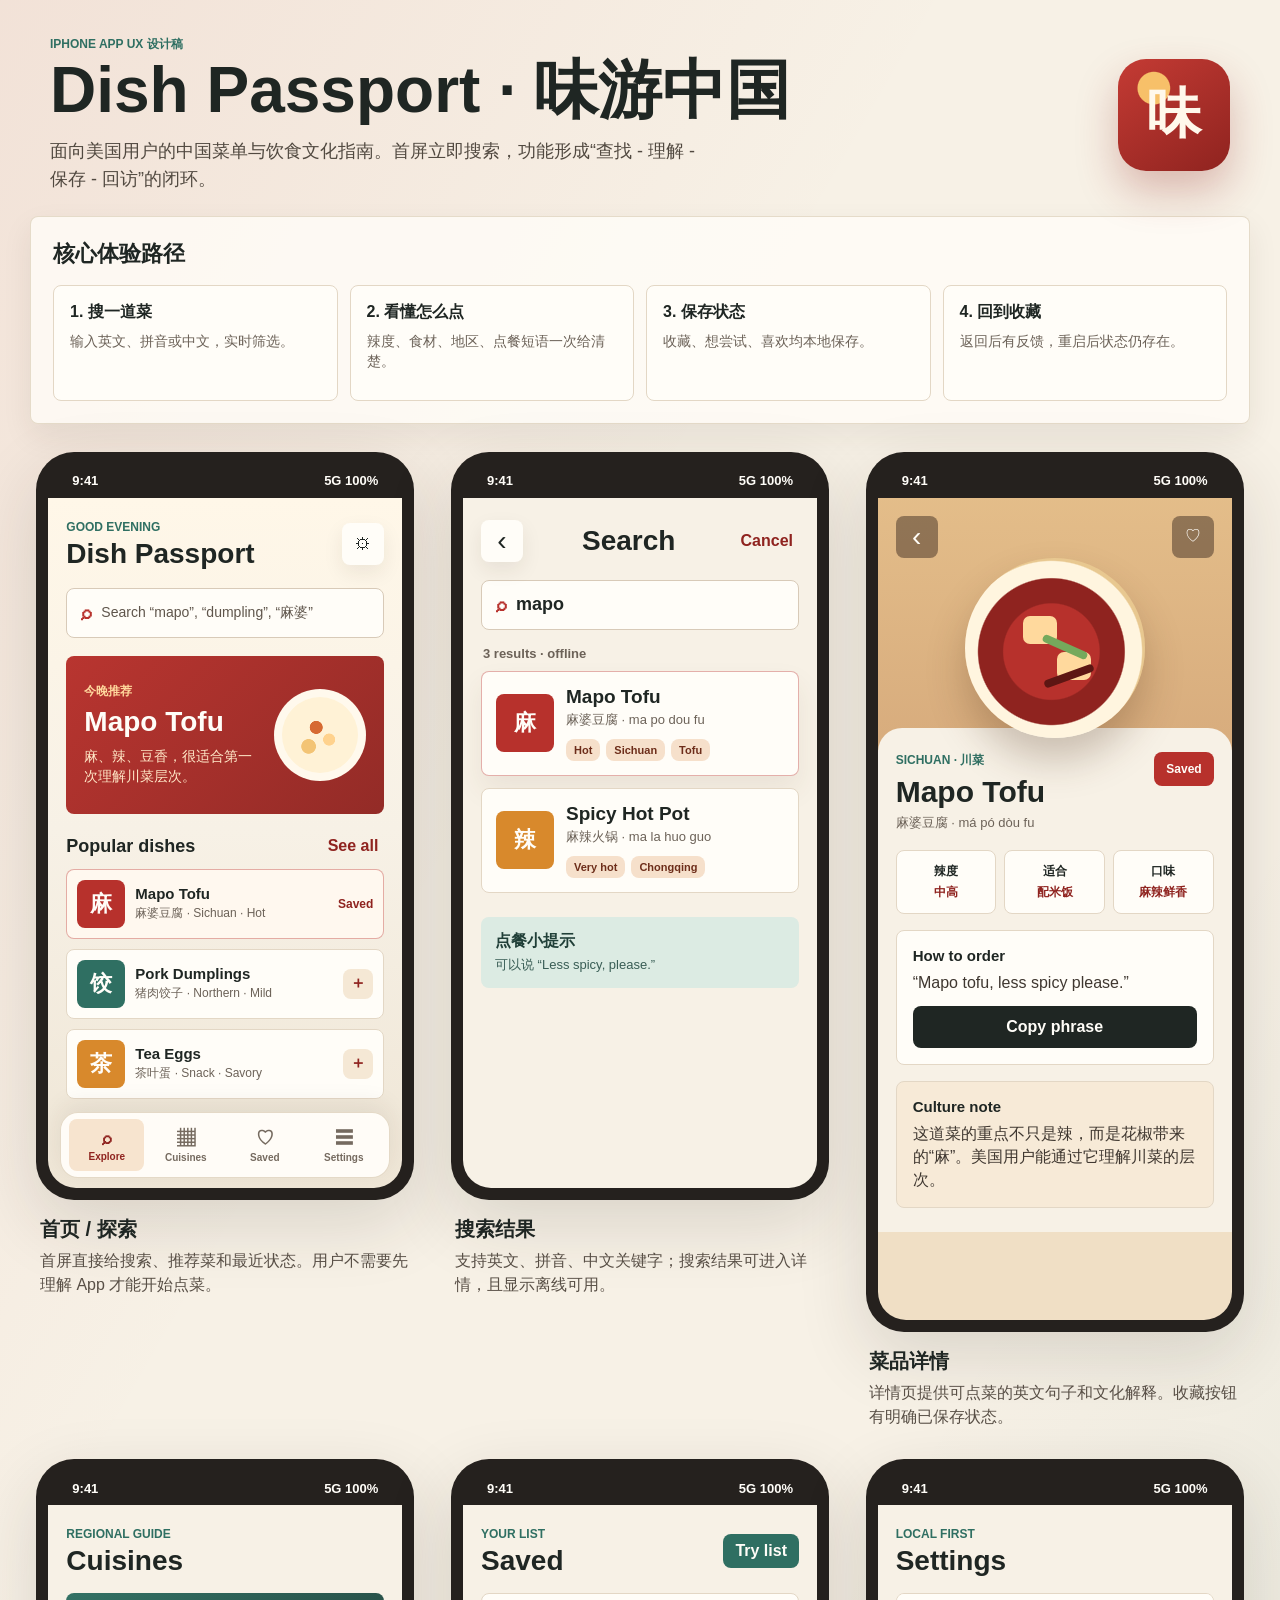
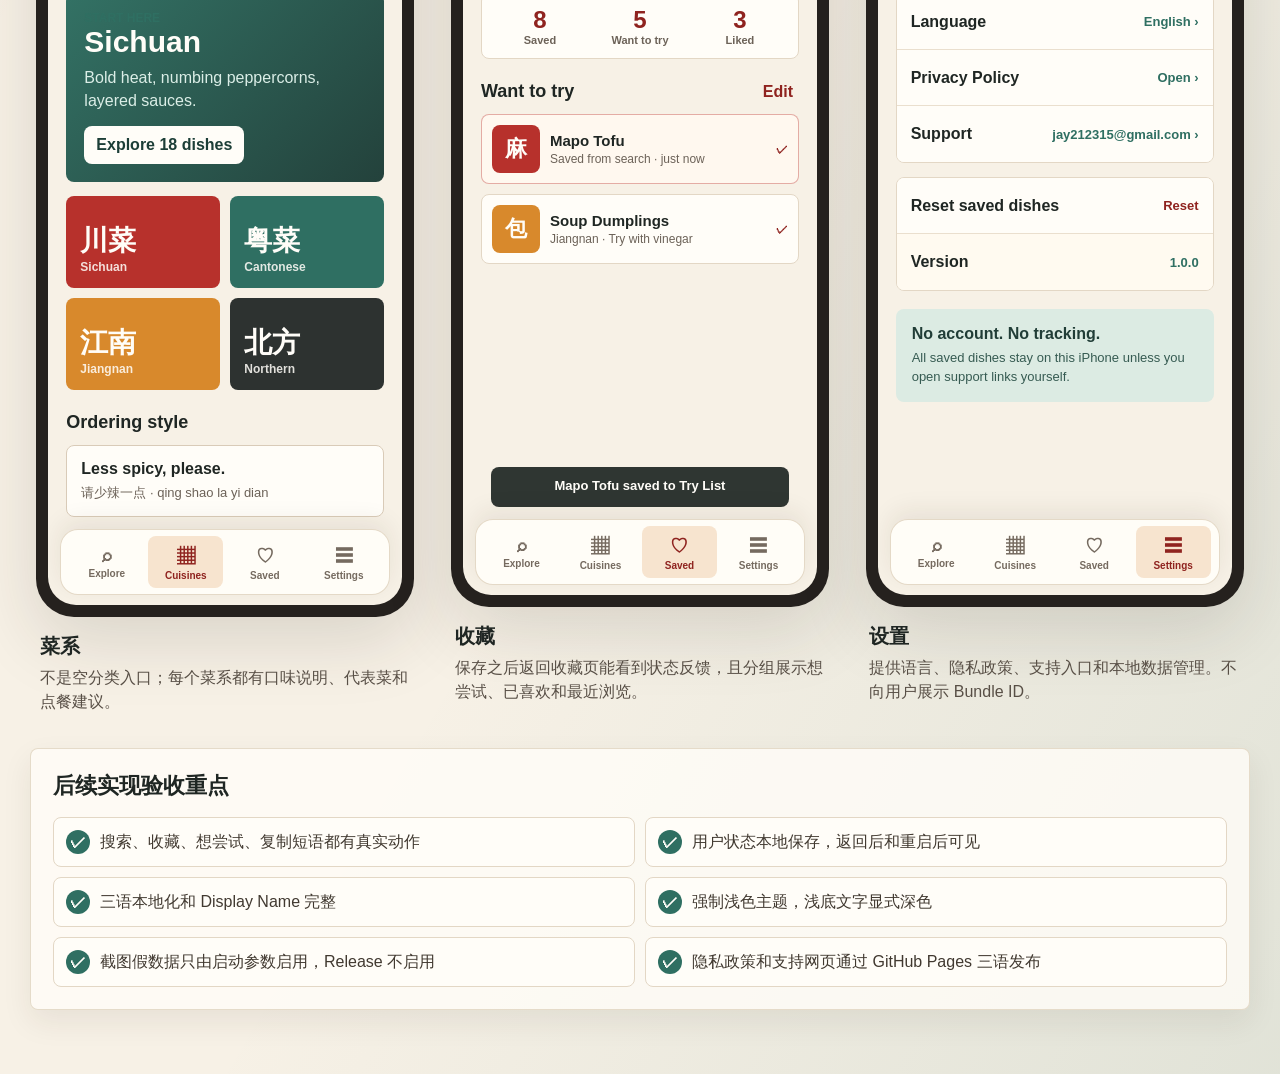
<file: prototype/index.html>
<!doctype html>
<html lang="zh-CN">
  <head>
    <meta charset="utf-8" />
    <meta name="viewport" content="width=device-width, initial-scale=1" />
    <title>Dish Passport UX Prototype</title>
    <link rel="stylesheet" href="./styles.css" />
  </head>
  <body>
    <header class="page-header">
      <div>
        <p class="eyebrow">iPhone App UX 设计稿</p>
        <h1>Dish Passport · 味游中国</h1>
        <p class="intro">面向美国用户的中国菜单与饮食文化指南。首屏立即搜索，功能形成“查找 - 理解 - 保存 - 回访”的闭环。</p>
      </div>
      <div class="brand-mark" aria-hidden="true">
        <span>味</span>
      </div>
    </header>

    <main class="canvas">
      <section class="flow-note">
        <h2>核心体验路径</h2>
        <div class="path-grid">
          <article>
            <strong>1. 搜一道菜</strong>
            <span>输入英文、拼音或中文，实时筛选。</span>
          </article>
          <article>
            <strong>2. 看懂怎么点</strong>
            <span>辣度、食材、地区、点餐短语一次给清楚。</span>
          </article>
          <article>
            <strong>3. 保存状态</strong>
            <span>收藏、想尝试、喜欢均本地保存。</span>
          </article>
          <article>
            <strong>4. 回到收藏</strong>
            <span>返回后有反馈，重启后状态仍存在。</span>
          </article>
        </div>
      </section>

      <section class="phones" aria-label="App screens">
        <article class="phone">
          <div class="device">
            <div class="status-bar">
              <span>9:41</span>
              <span>5G 100%</span>
            </div>
            <div class="screen home-screen">
              <div class="top-row">
                <div>
                  <p class="micro">Good evening</p>
                  <h2>Dish Passport</h2>
                </div>
                <button class="icon-btn" aria-label="Settings">⚙</button>
              </div>

              <div class="search-box">
                <span aria-hidden="true">⌕</span>
                <span>Search “mapo”, “dumpling”, “麻婆”</span>
              </div>

              <div class="hero-card">
                <div>
                  <p class="micro light">今晚推荐</p>
                  <h3>Mapo Tofu</h3>
                  <p>麻、辣、豆香，很适合第一次理解川菜层次。</p>
                </div>
                <div class="dish-bowl" aria-hidden="true">
                  <span></span>
                </div>
              </div>

              <div class="section-head">
                <h3>Popular dishes</h3>
                <button>See all</button>
              </div>

              <div class="dish-list">
                <div class="dish-row active">
                  <div class="dish-thumb red">麻</div>
                  <div>
                    <strong>Mapo Tofu</strong>
                    <span>麻婆豆腐 · Sichuan · Hot</span>
                  </div>
                  <em>Saved</em>
                </div>
                <div class="dish-row">
                  <div class="dish-thumb green">饺</div>
                  <div>
                    <strong>Pork Dumplings</strong>
                    <span>猪肉饺子 · Northern · Mild</span>
                  </div>
                  <button class="plus">＋</button>
                </div>
                <div class="dish-row">
                  <div class="dish-thumb gold">茶</div>
                  <div>
                    <strong>Tea Eggs</strong>
                    <span>茶叶蛋 · Snack · Savory</span>
                  </div>
                  <button class="plus">＋</button>
                </div>
              </div>

              <nav class="tabbar">
                <a class="selected">⌕<span>Explore</span></a>
                <a>▦<span>Cuisines</span></a>
                <a>♡<span>Saved</span></a>
                <a>☰<span>Settings</span></a>
              </nav>
            </div>
          </div>
          <h3>首页 / 探索</h3>
          <p>首屏直接给搜索、推荐菜和最近状态。用户不需要先理解 App 才能开始点菜。</p>
        </article>

        <article class="phone">
          <div class="device">
            <div class="status-bar">
              <span>9:41</span>
              <span>5G 100%</span>
            </div>
            <div class="screen">
              <div class="nav-row">
                <button class="back">‹</button>
                <h2>Search</h2>
                <button class="text-btn">Cancel</button>
              </div>

              <div class="search-box typed">
                <span aria-hidden="true">⌕</span>
                <strong>mapo</strong>
              </div>

              <p class="result-count">3 results · offline</p>

              <div class="result-card primary">
                <div class="dish-thumb red large">麻</div>
                <div class="result-copy">
                  <h3>Mapo Tofu</h3>
                  <p>麻婆豆腐 · ma po dou fu</p>
                  <div class="tags">
                    <span>Hot</span>
                    <span>Sichuan</span>
                    <span>Tofu</span>
                  </div>
                </div>
              </div>

              <div class="result-card">
                <div class="dish-thumb gold large">辣</div>
                <div class="result-copy">
                  <h3>Spicy Hot Pot</h3>
                  <p>麻辣火锅 · ma la huo guo</p>
                  <div class="tags">
                    <span>Very hot</span>
                    <span>Chongqing</span>
                  </div>
                </div>
              </div>

              <div class="tip-strip">
                <strong>点餐小提示</strong>
                <span>可以说 “Less spicy, please.”</span>
              </div>
            </div>
          </div>
          <h3>搜索结果</h3>
          <p>支持英文、拼音、中文关键字；搜索结果可进入详情，且显示离线可用。</p>
        </article>

        <article class="phone">
          <div class="device">
            <div class="status-bar">
              <span>9:41</span>
              <span>5G 100%</span>
            </div>
            <div class="screen detail-screen">
              <div class="nav-row over-photo">
                <button class="back light-btn">‹</button>
                <button class="icon-btn light-btn">♡</button>
              </div>

              <div class="detail-visual">
                <div class="plate" aria-hidden="true">
                  <span class="tofu one"></span>
                  <span class="tofu two"></span>
                  <span class="pepper"></span>
                  <span class="scallion"></span>
                </div>
              </div>

              <div class="detail-panel">
                <div class="title-row">
                  <div>
                    <p class="micro">Sichuan · 川菜</p>
                    <h2>Mapo Tofu</h2>
                    <span>麻婆豆腐 · má pó dòu fu</span>
                  </div>
                  <button class="save-btn saved">Saved</button>
                </div>

                <div class="meter-row">
                  <div>
                    <strong>辣度</strong>
                    <span>中高</span>
                  </div>
                  <div>
                    <strong>适合</strong>
                    <span>配米饭</span>
                  </div>
                  <div>
                    <strong>口味</strong>
                    <span>麻辣鲜香</span>
                  </div>
                </div>

                <section class="content-block">
                  <h3>How to order</h3>
                  <p>“Mapo tofu, less spicy please.”</p>
                  <button class="copy-btn">Copy phrase</button>
                </section>

                <section class="content-block culture">
                  <h3>Culture note</h3>
                  <p>这道菜的重点不只是辣，而是花椒带来的“麻”。美国用户能通过它理解川菜的层次。</p>
                </section>
              </div>
            </div>
          </div>
          <h3>菜品详情</h3>
          <p>详情页提供可点菜的英文句子和文化解释。收藏按钮有明确已保存状态。</p>
        </article>

        <article class="phone">
          <div class="device">
            <div class="status-bar">
              <span>9:41</span>
              <span>5G 100%</span>
            </div>
            <div class="screen">
              <div class="top-row compact">
                <div>
                  <p class="micro">Regional guide</p>
                  <h2>Cuisines</h2>
                </div>
              </div>

              <div class="cuisine-feature">
                <p class="micro">Start here</p>
                <h3>Sichuan</h3>
                <p>Bold heat, numbing peppercorns, layered sauces.</p>
                <button>Explore 18 dishes</button>
              </div>

              <div class="cuisine-grid">
                <div class="cuisine-tile red-tile">
                  <strong>川菜</strong>
                  <span>Sichuan</span>
                </div>
                <div class="cuisine-tile green-tile">
                  <strong>粤菜</strong>
                  <span>Cantonese</span>
                </div>
                <div class="cuisine-tile gold-tile">
                  <strong>江南</strong>
                  <span>Jiangnan</span>
                </div>
                <div class="cuisine-tile ink-tile">
                  <strong>北方</strong>
                  <span>Northern</span>
                </div>
              </div>

              <div class="section-head">
                <h3>Ordering style</h3>
              </div>
              <div class="phrase-card">
                <strong>Less spicy, please.</strong>
                <span>请少辣一点 · qing shao la yi dian</span>
              </div>

              <nav class="tabbar">
                <a>⌕<span>Explore</span></a>
                <a class="selected">▦<span>Cuisines</span></a>
                <a>♡<span>Saved</span></a>
                <a>☰<span>Settings</span></a>
              </nav>
            </div>
          </div>
          <h3>菜系</h3>
          <p>不是空分类入口；每个菜系都有口味说明、代表菜和点餐建议。</p>
        </article>

        <article class="phone">
          <div class="device">
            <div class="status-bar">
              <span>9:41</span>
              <span>5G 100%</span>
            </div>
            <div class="screen">
              <div class="top-row compact">
                <div>
                  <p class="micro">Your list</p>
                  <h2>Saved</h2>
                </div>
                <button class="filter-chip">Try list</button>
              </div>

              <div class="summary-band">
                <div>
                  <strong>8</strong>
                  <span>Saved</span>
                </div>
                <div>
                  <strong>5</strong>
                  <span>Want to try</span>
                </div>
                <div>
                  <strong>3</strong>
                  <span>Liked</span>
                </div>
              </div>

              <div class="section-head">
                <h3>Want to try</h3>
                <button>Edit</button>
              </div>
              <div class="dish-list">
                <div class="dish-row active">
                  <div class="dish-thumb red">麻</div>
                  <div>
                    <strong>Mapo Tofu</strong>
                    <span>Saved from search · just now</span>
                  </div>
                  <em>✓</em>
                </div>
                <div class="dish-row">
                  <div class="dish-thumb gold">包</div>
                  <div>
                    <strong>Soup Dumplings</strong>
                    <span>Jiangnan · Try with vinegar</span>
                  </div>
                  <em>✓</em>
                </div>
              </div>

              <div class="feedback-toast">Mapo Tofu saved to Try List</div>

              <nav class="tabbar">
                <a>⌕<span>Explore</span></a>
                <a>▦<span>Cuisines</span></a>
                <a class="selected">♡<span>Saved</span></a>
                <a>☰<span>Settings</span></a>
              </nav>
            </div>
          </div>
          <h3>收藏</h3>
          <p>保存之后返回收藏页能看到状态反馈，且分组展示想尝试、已喜欢和最近浏览。</p>
        </article>

        <article class="phone">
          <div class="device">
            <div class="status-bar">
              <span>9:41</span>
              <span>5G 100%</span>
            </div>
            <div class="screen settings-screen">
              <div class="top-row compact">
                <div>
                  <p class="micro">Local first</p>
                  <h2>Settings</h2>
                </div>
              </div>

              <div class="settings-card">
                <button class="setting-row">
                  <span>Language</span>
                  <strong>English ›</strong>
                </button>
                <button class="setting-row">
                  <span>Privacy Policy</span>
                  <strong>Open ›</strong>
                </button>
                <button class="setting-row">
                  <span>Support</span>
                  <strong>jay212315@gmail.com ›</strong>
                </button>
              </div>

              <div class="settings-card">
                <button class="setting-row">
                  <span>Reset saved dishes</span>
                  <strong class="danger">Reset</strong>
                </button>
                <div class="setting-row static">
                  <span>Version</span>
                  <strong>1.0.0</strong>
                </div>
              </div>

              <div class="privacy-note">
                <strong>No account. No tracking.</strong>
                <span>All saved dishes stay on this iPhone unless you open support links yourself.</span>
              </div>

              <nav class="tabbar">
                <a>⌕<span>Explore</span></a>
                <a>▦<span>Cuisines</span></a>
                <a>♡<span>Saved</span></a>
                <a class="selected">☰<span>Settings</span></a>
              </nav>
            </div>
          </div>
          <h3>设置</h3>
          <p>提供语言、隐私政策、支持入口和本地数据管理。不向用户展示 Bundle ID。</p>
        </article>
      </section>

      <section class="acceptance">
        <h2>后续实现验收重点</h2>
        <div class="checklist">
          <div><span>✓</span> 搜索、收藏、想尝试、复制短语都有真实动作</div>
          <div><span>✓</span> 用户状态本地保存，返回后和重启后可见</div>
          <div><span>✓</span> 三语本地化和 Display Name 完整</div>
          <div><span>✓</span> 强制浅色主题，浅底文字显式深色</div>
          <div><span>✓</span> 截图假数据只由启动参数启用，Release 不启用</div>
          <div><span>✓</span> 隐私政策和支持网页通过 GitHub Pages 三语发布</div>
        </div>
      </section>
    </main>
  </body>
</html>
</file>
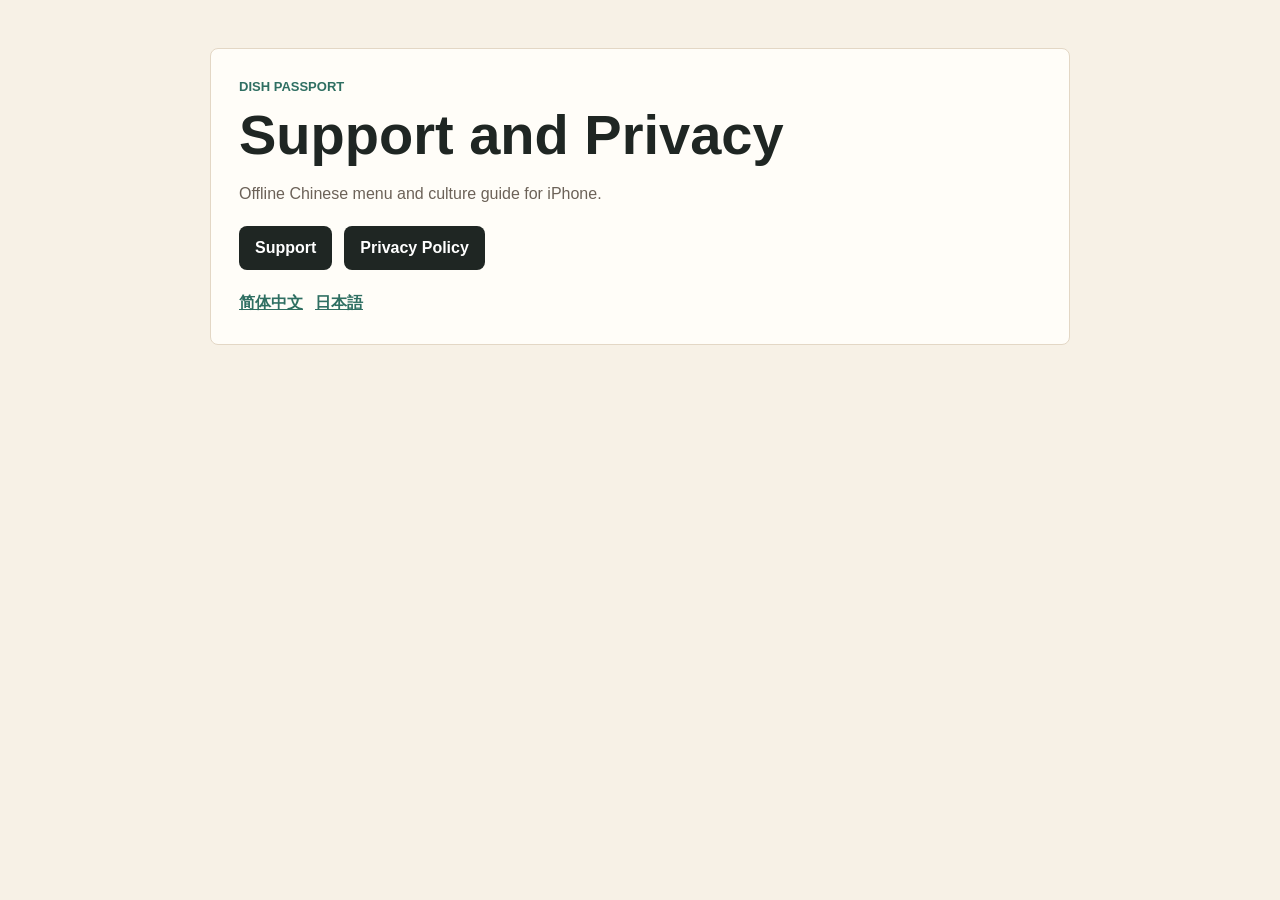
<file: docs/github-pages/index.html>
<!doctype html>
<html lang="en">
<head>
  <meta charset="utf-8">
  <meta name="viewport" content="width=device-width, initial-scale=1">
  <title>Dish Passport Support</title>
  <link rel="stylesheet" href="./styles.css">
</head>
<body>
  <main class="page">
    <section class="hero">
      <p class="eyebrow">Dish Passport</p>
      <h1>Support and Privacy</h1>
      <p>Offline Chinese menu and culture guide for iPhone.</p>
      <div class="links">
        <a href="./support/">Support</a>
        <a href="./privacy/">Privacy Policy</a>
      </div>
      <div class="language-links">
        <a href="./support/zh-Hans/">简体中文</a>
        <a href="./support/ja/">日本語</a>
      </div>
    </section>
  </main>
</body>
</html>
</file>
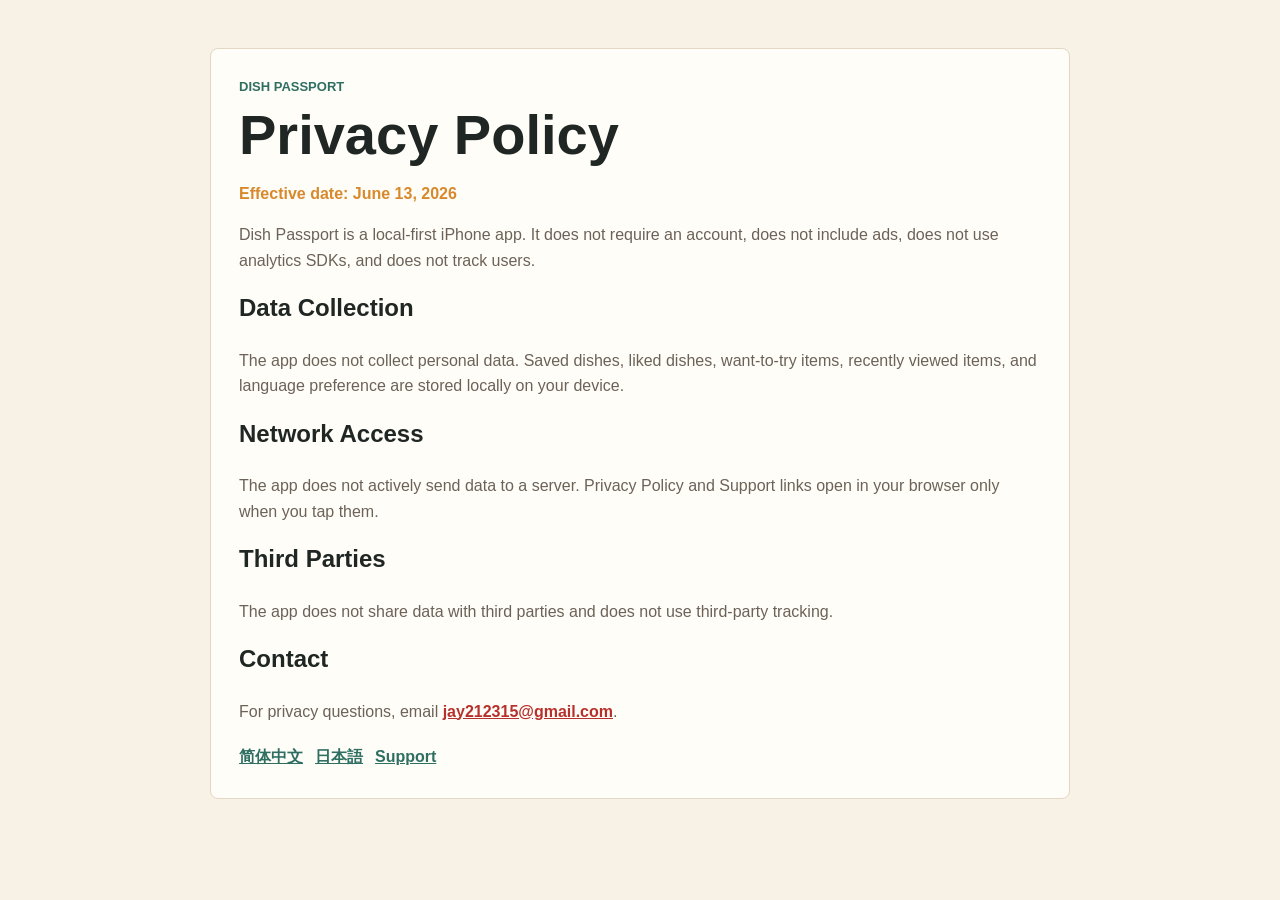
<file: docs/github-pages/privacy/index.html>
<!doctype html>
<html lang="en">
<head>
  <meta charset="utf-8">
  <meta name="viewport" content="width=device-width, initial-scale=1">
  <title>Dish Passport Privacy Policy</title>
  <link rel="stylesheet" href="../styles.css">
</head>
<body>
  <main class="page">
    <section class="card">
      <p class="eyebrow">Dish Passport</p>
      <h1>Privacy Policy</h1>
      <p class="meta">Effective date: June 13, 2026</p>
      <p>Dish Passport is a local-first iPhone app. It does not require an account, does not include ads, does not use analytics SDKs, and does not track users.</p>
      <h2>Data Collection</h2>
      <p>The app does not collect personal data. Saved dishes, liked dishes, want-to-try items, recently viewed items, and language preference are stored locally on your device.</p>
      <h2>Network Access</h2>
      <p>The app does not actively send data to a server. Privacy Policy and Support links open in your browser only when you tap them.</p>
      <h2>Third Parties</h2>
      <p>The app does not share data with third parties and does not use third-party tracking.</p>
      <h2>Contact</h2>
      <p>For privacy questions, email <a href="mailto:jay212315@gmail.com">jay212315@gmail.com</a>.</p>
      <div class="language-links">
        <a href="./zh-Hans/">简体中文</a>
        <a href="./ja/">日本語</a>
        <a href="../support/">Support</a>
      </div>
    </section>
  </main>
</body>
</html>
</file>
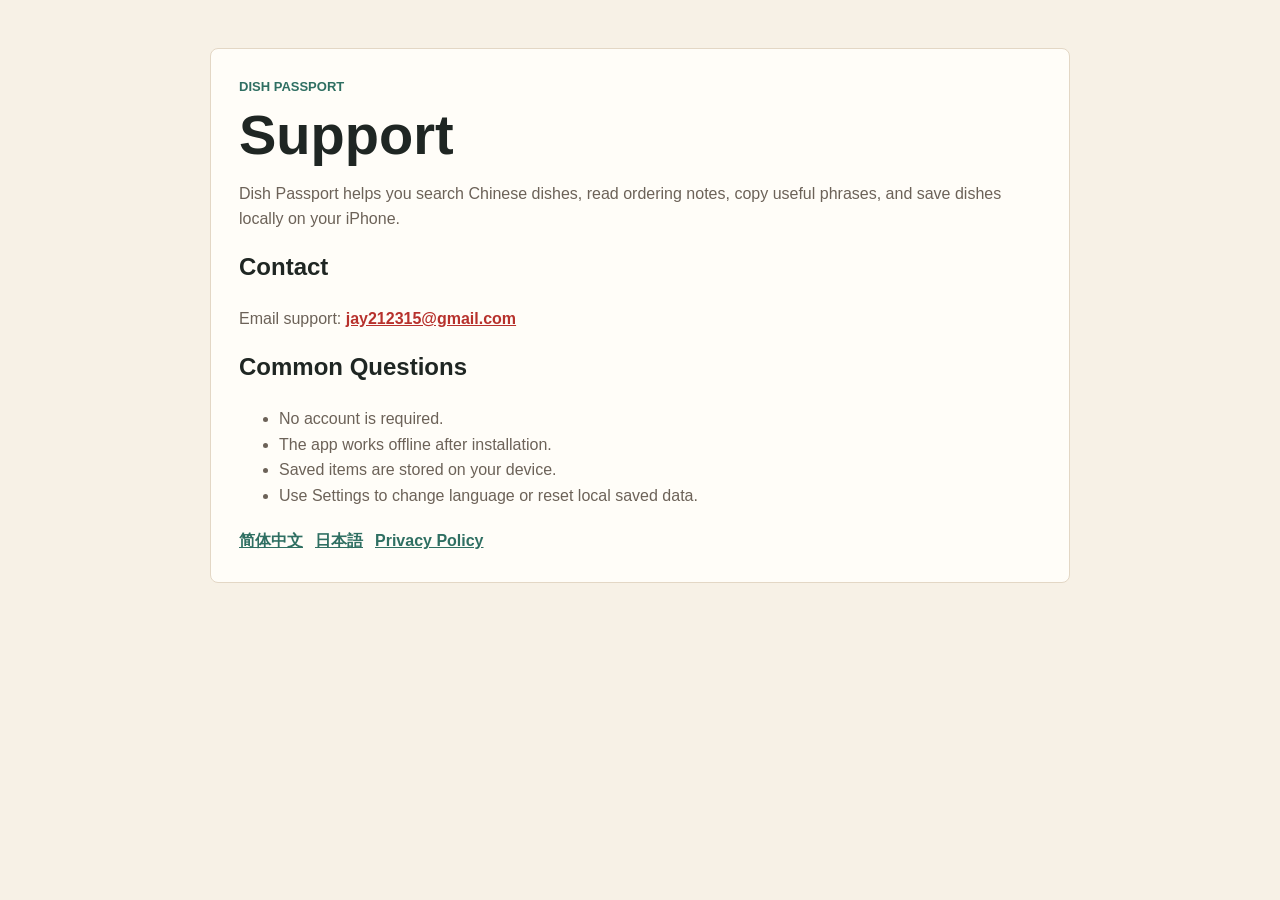
<file: docs/github-pages/support/index.html>
<!doctype html>
<html lang="en">
<head>
  <meta charset="utf-8">
  <meta name="viewport" content="width=device-width, initial-scale=1">
  <title>Dish Passport Support</title>
  <link rel="stylesheet" href="../styles.css">
</head>
<body>
  <main class="page">
    <section class="card">
      <p class="eyebrow">Dish Passport</p>
      <h1>Support</h1>
      <p>Dish Passport helps you search Chinese dishes, read ordering notes, copy useful phrases, and save dishes locally on your iPhone.</p>
      <h2>Contact</h2>
      <p>Email support: <a href="mailto:jay212315@gmail.com">jay212315@gmail.com</a></p>
      <h2>Common Questions</h2>
      <ul>
        <li>No account is required.</li>
        <li>The app works offline after installation.</li>
        <li>Saved items are stored on your device.</li>
        <li>Use Settings to change language or reset local saved data.</li>
      </ul>
      <div class="language-links">
        <a href="./zh-Hans/">简体中文</a>
        <a href="./ja/">日本語</a>
        <a href="../privacy/">Privacy Policy</a>
      </div>
    </section>
  </main>
</body>
</html>
</file>
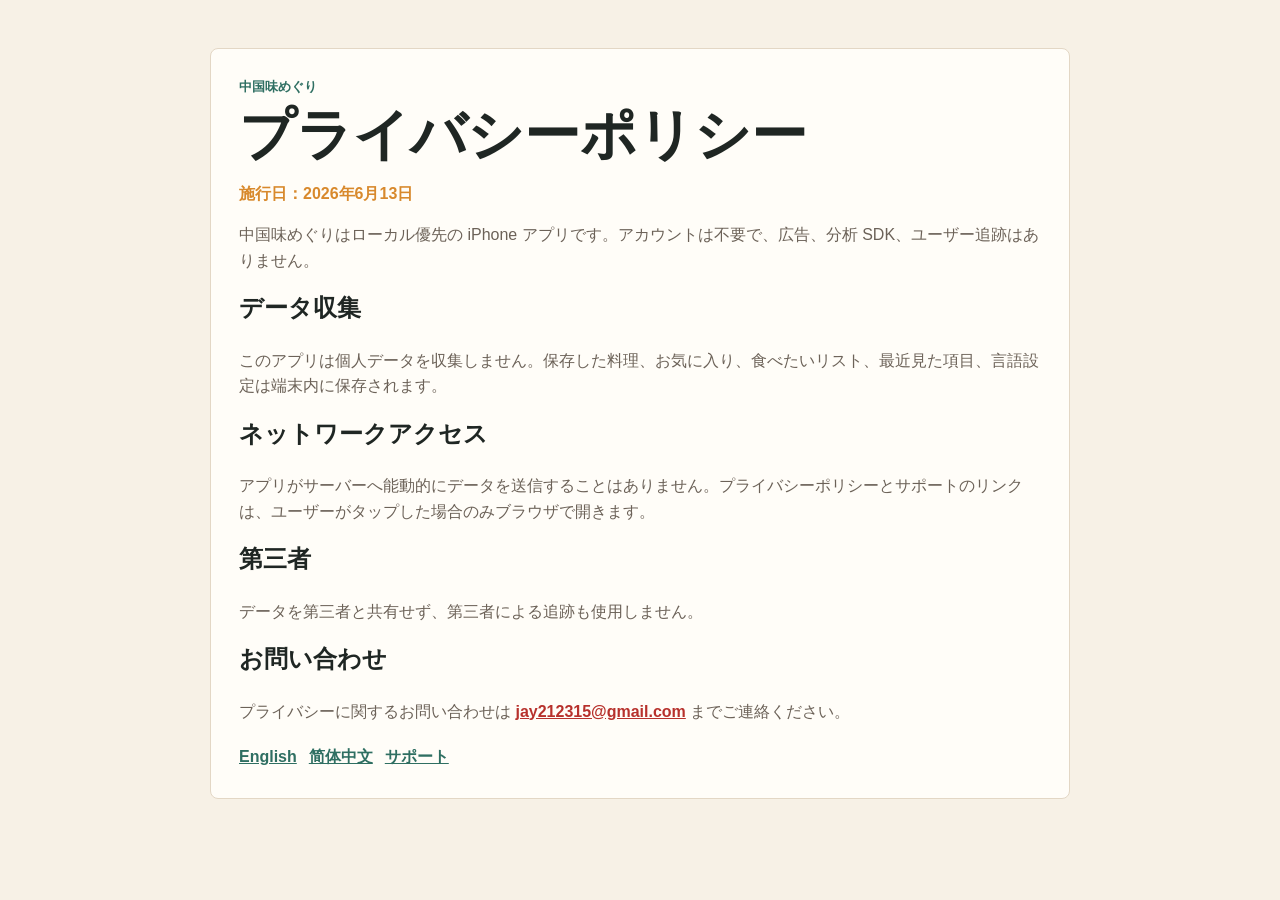
<file: docs/github-pages/privacy/ja/index.html>
<!doctype html>
<html lang="ja">
<head>
  <meta charset="utf-8">
  <meta name="viewport" content="width=device-width, initial-scale=1">
  <title>中国味めぐり プライバシーポリシー</title>
  <link rel="stylesheet" href="../../styles.css">
</head>
<body>
  <main class="page">
    <section class="card">
      <p class="eyebrow">中国味めぐり</p>
      <h1>プライバシーポリシー</h1>
      <p class="meta">施行日：2026年6月13日</p>
      <p>中国味めぐりはローカル優先の iPhone アプリです。アカウントは不要で、広告、分析 SDK、ユーザー追跡はありません。</p>
      <h2>データ収集</h2>
      <p>このアプリは個人データを収集しません。保存した料理、お気に入り、食べたいリスト、最近見た項目、言語設定は端末内に保存されます。</p>
      <h2>ネットワークアクセス</h2>
      <p>アプリがサーバーへ能動的にデータを送信することはありません。プライバシーポリシーとサポートのリンクは、ユーザーがタップした場合のみブラウザで開きます。</p>
      <h2>第三者</h2>
      <p>データを第三者と共有せず、第三者による追跡も使用しません。</p>
      <h2>お問い合わせ</h2>
      <p>プライバシーに関するお問い合わせは <a href="mailto:jay212315@gmail.com">jay212315@gmail.com</a> までご連絡ください。</p>
      <div class="language-links">
        <a href="../">English</a>
        <a href="../zh-Hans/">简体中文</a>
        <a href="../../support/ja/">サポート</a>
      </div>
    </section>
  </main>
</body>
</html>
</file>
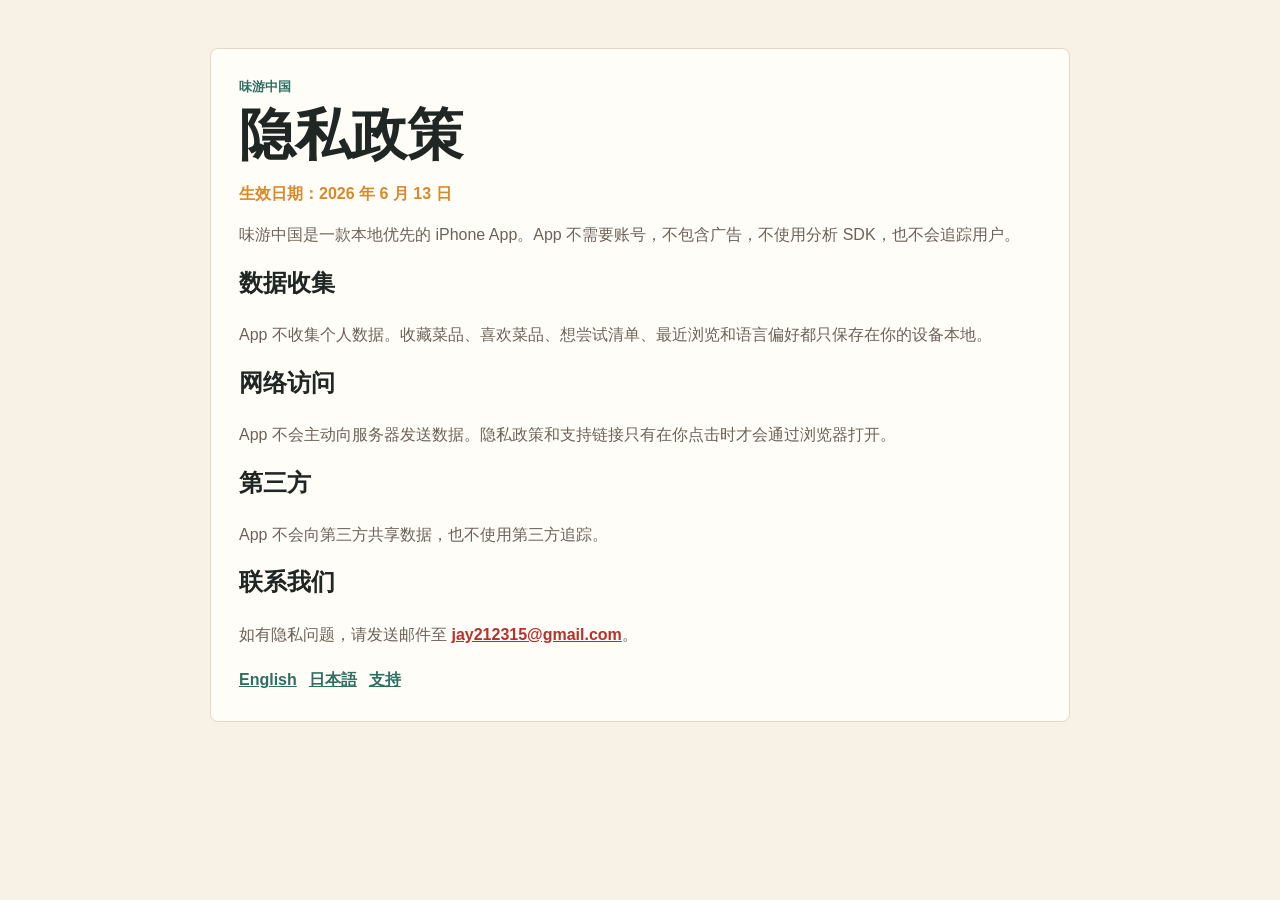
<file: docs/github-pages/privacy/zh-Hans/index.html>
<!doctype html>
<html lang="zh-Hans">
<head>
  <meta charset="utf-8">
  <meta name="viewport" content="width=device-width, initial-scale=1">
  <title>味游中国隐私政策</title>
  <link rel="stylesheet" href="../../styles.css">
</head>
<body>
  <main class="page">
    <section class="card">
      <p class="eyebrow">味游中国</p>
      <h1>隐私政策</h1>
      <p class="meta">生效日期：2026 年 6 月 13 日</p>
      <p>味游中国是一款本地优先的 iPhone App。App 不需要账号，不包含广告，不使用分析 SDK，也不会追踪用户。</p>
      <h2>数据收集</h2>
      <p>App 不收集个人数据。收藏菜品、喜欢菜品、想尝试清单、最近浏览和语言偏好都只保存在你的设备本地。</p>
      <h2>网络访问</h2>
      <p>App 不会主动向服务器发送数据。隐私政策和支持链接只有在你点击时才会通过浏览器打开。</p>
      <h2>第三方</h2>
      <p>App 不会向第三方共享数据，也不使用第三方追踪。</p>
      <h2>联系我们</h2>
      <p>如有隐私问题，请发送邮件至 <a href="mailto:jay212315@gmail.com">jay212315@gmail.com</a>。</p>
      <div class="language-links">
        <a href="../">English</a>
        <a href="../ja/">日本語</a>
        <a href="../../support/zh-Hans/">支持</a>
      </div>
    </section>
  </main>
</body>
</html>
</file>
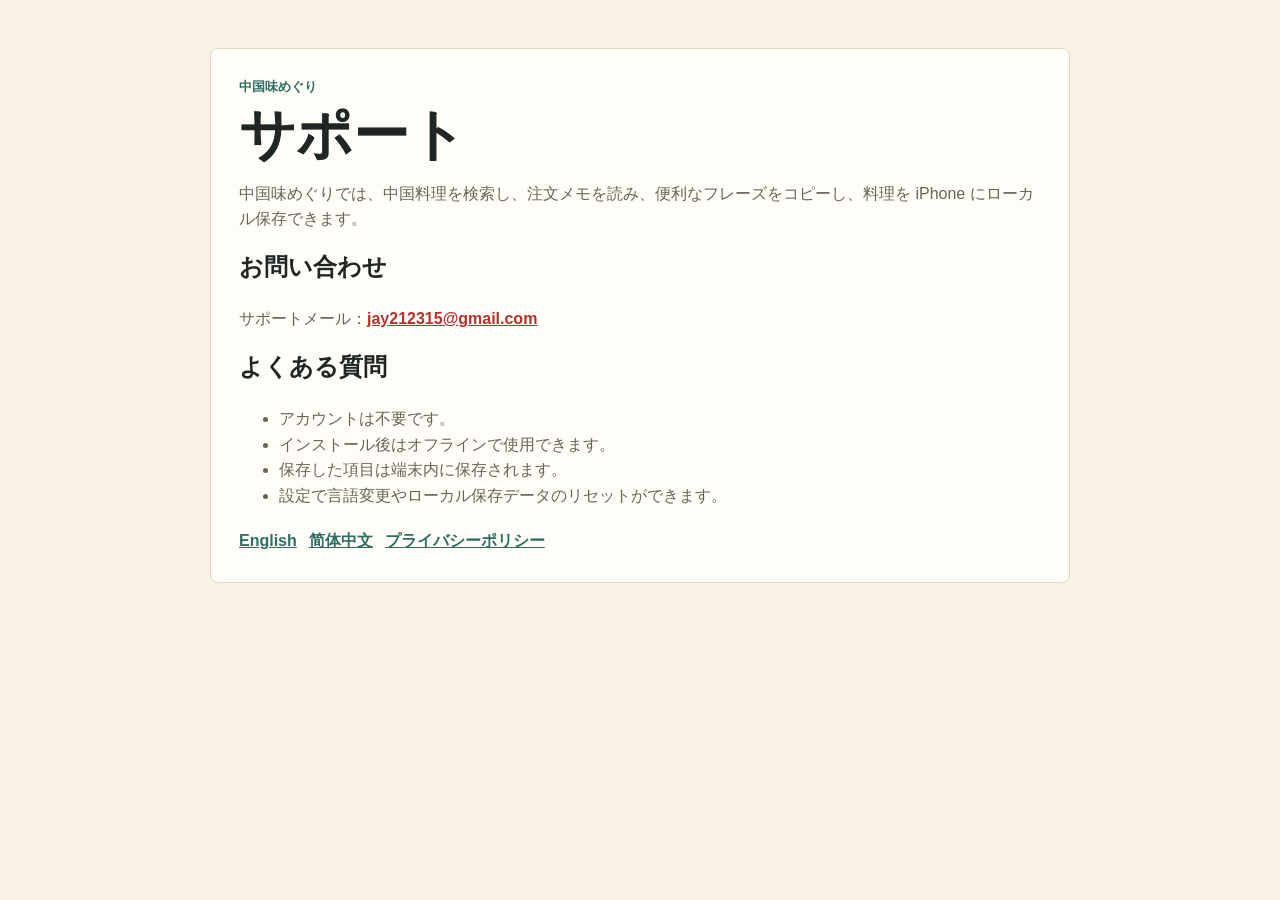
<file: docs/github-pages/support/ja/index.html>
<!doctype html>
<html lang="ja">
<head>
  <meta charset="utf-8">
  <meta name="viewport" content="width=device-width, initial-scale=1">
  <title>中国味めぐり サポート</title>
  <link rel="stylesheet" href="../../styles.css">
</head>
<body>
  <main class="page">
    <section class="card">
      <p class="eyebrow">中国味めぐり</p>
      <h1>サポート</h1>
      <p>中国味めぐりでは、中国料理を検索し、注文メモを読み、便利なフレーズをコピーし、料理を iPhone にローカル保存できます。</p>
      <h2>お問い合わせ</h2>
      <p>サポートメール：<a href="mailto:jay212315@gmail.com">jay212315@gmail.com</a></p>
      <h2>よくある質問</h2>
      <ul>
        <li>アカウントは不要です。</li>
        <li>インストール後はオフラインで使用できます。</li>
        <li>保存した項目は端末内に保存されます。</li>
        <li>設定で言語変更やローカル保存データのリセットができます。</li>
      </ul>
      <div class="language-links">
        <a href="../">English</a>
        <a href="../zh-Hans/">简体中文</a>
        <a href="../../privacy/ja/">プライバシーポリシー</a>
      </div>
    </section>
  </main>
</body>
</html>
</file>
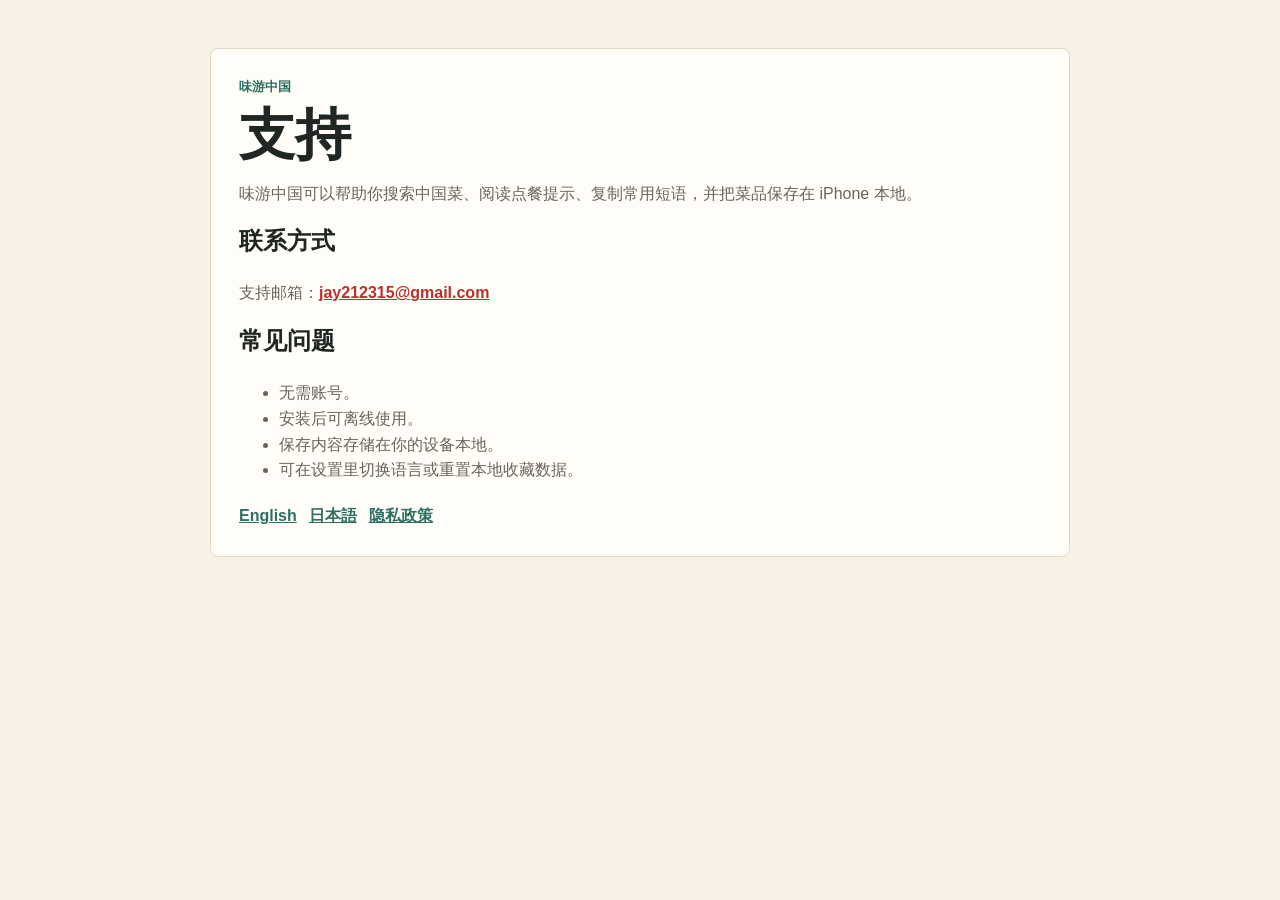
<file: docs/github-pages/support/zh-Hans/index.html>
<!doctype html>
<html lang="zh-Hans">
<head>
  <meta charset="utf-8">
  <meta name="viewport" content="width=device-width, initial-scale=1">
  <title>味游中国支持</title>
  <link rel="stylesheet" href="../../styles.css">
</head>
<body>
  <main class="page">
    <section class="card">
      <p class="eyebrow">味游中国</p>
      <h1>支持</h1>
      <p>味游中国可以帮助你搜索中国菜、阅读点餐提示、复制常用短语，并把菜品保存在 iPhone 本地。</p>
      <h2>联系方式</h2>
      <p>支持邮箱：<a href="mailto:jay212315@gmail.com">jay212315@gmail.com</a></p>
      <h2>常见问题</h2>
      <ul>
        <li>无需账号。</li>
        <li>安装后可离线使用。</li>
        <li>保存内容存储在你的设备本地。</li>
        <li>可在设置里切换语言或重置本地收藏数据。</li>
      </ul>
      <div class="language-links">
        <a href="../">English</a>
        <a href="../ja/">日本語</a>
        <a href="../../privacy/zh-Hans/">隐私政策</a>
      </div>
    </section>
  </main>
</body>
</html>
</file>
<file: prototype/styles.css>
:root {
  color-scheme: light;
  --bg: #f7f1e6;
  --paper: #fffdf8;
  --paper-2: #fbf5ea;
  --ink: #1f2623;
  --muted: #6c6258;
  --line: #e3d7c5;
  --red: #b7312c;
  --red-dark: #8f231f;
  --green: #2f6f62;
  --green-soft: #dcebe3;
  --gold: #d8892c;
  --gold-soft: #f4dfbd;
  --shadow: 0 24px 70px rgba(45, 36, 27, 0.14);
}

* {
  box-sizing: border-box;
}

body {
  margin: 0;
  min-height: 100vh;
  color: var(--ink);
  background:
    linear-gradient(120deg, rgba(183, 49, 44, 0.08), transparent 34%),
    linear-gradient(300deg, rgba(47, 111, 98, 0.11), transparent 38%),
    var(--bg);
  font-family: -apple-system, BlinkMacSystemFont, "SF Pro Display", "Segoe UI", sans-serif;
}

button,
a {
  font: inherit;
}

.page-header {
  width: min(1180px, calc(100% - 40px));
  margin: 36px auto 22px;
  display: flex;
  justify-content: space-between;
  align-items: center;
  gap: 28px;
}

.eyebrow,
.micro {
  margin: 0 0 6px;
  color: var(--green);
  font-size: 12px;
  font-weight: 800;
  letter-spacing: 0;
  text-transform: uppercase;
}

.page-header h1 {
  margin: 0;
  font-size: clamp(34px, 5vw, 64px);
  line-height: 0.98;
  letter-spacing: 0;
}

.intro {
  margin: 16px 0 0;
  max-width: 660px;
  color: #514940;
  font-size: 18px;
  line-height: 1.55;
}

.brand-mark {
  flex: 0 0 auto;
  width: 112px;
  height: 112px;
  border-radius: 28px;
  background:
    radial-gradient(circle at 32% 26%, #f7c069 0 14%, transparent 15%),
    linear-gradient(145deg, #c43b34, #8f231f);
  box-shadow: 0 20px 42px rgba(143, 35, 31, 0.28);
  display: grid;
  place-items: center;
}

.brand-mark span {
  color: #fff8eb;
  font-size: 54px;
  font-weight: 900;
}

.canvas {
  width: min(1220px, calc(100% - 28px));
  margin: 0 auto 64px;
}

.flow-note,
.acceptance {
  background: rgba(255, 253, 248, 0.8);
  border: 1px solid rgba(227, 215, 197, 0.9);
  border-radius: 8px;
  padding: 22px;
  box-shadow: 0 12px 30px rgba(45, 36, 27, 0.08);
}

.flow-note h2,
.acceptance h2 {
  margin: 0 0 16px;
  font-size: 22px;
}

.path-grid {
  display: grid;
  grid-template-columns: repeat(4, minmax(0, 1fr));
  gap: 12px;
}

.path-grid article {
  min-height: 116px;
  padding: 16px;
  background: var(--paper);
  border: 1px solid var(--line);
  border-radius: 8px;
}

.path-grid strong,
.path-grid span {
  display: block;
}

.path-grid strong {
  margin-bottom: 8px;
  font-size: 16px;
}

.path-grid span {
  color: var(--muted);
  font-size: 14px;
  line-height: 1.45;
}

.phones {
  margin-top: 28px;
  display: grid;
  grid-template-columns: repeat(3, minmax(300px, 1fr));
  gap: 30px 24px;
}

.phone > h3 {
  margin: 16px 10px 6px;
  font-size: 20px;
}

.phone > p {
  margin: 0 10px;
  color: #584f46;
  line-height: 1.5;
}

.device {
  width: 100%;
  max-width: 378px;
  margin: 0 auto;
  padding: 12px;
  border-radius: 38px;
  background: #25211e;
  box-shadow: var(--shadow);
}

.status-bar {
  height: 34px;
  padding: 0 24px;
  border-radius: 26px 26px 0 0;
  color: #fffdf8;
  display: flex;
  align-items: center;
  justify-content: space-between;
  font-size: 13px;
  font-weight: 700;
}

.screen {
  position: relative;
  min-height: 690px;
  overflow: hidden;
  padding: 22px 18px 88px;
  border-radius: 0 0 28px 28px;
  background: var(--bg);
}

.home-screen {
  background:
    linear-gradient(180deg, #fff7e8 0%, #f7f1e6 48%, #efe6d6 100%);
}

.top-row,
.nav-row {
  display: flex;
  align-items: center;
  justify-content: space-between;
  gap: 12px;
}

.top-row.compact {
  margin-bottom: 18px;
}

.top-row h2,
.nav-row h2 {
  margin: 0;
  font-size: 28px;
  line-height: 1;
  letter-spacing: 0;
}

.icon-btn,
.back,
.light-btn {
  width: 42px;
  height: 42px;
  border: 0;
  border-radius: 8px;
  color: var(--ink);
  background: var(--paper);
  box-shadow: 0 8px 20px rgba(48, 38, 28, 0.08);
}

.back {
  font-size: 28px;
  line-height: 1;
}

.text-btn,
.section-head button {
  border: 0;
  color: var(--red-dark);
  background: transparent;
  font-weight: 800;
}

.search-box {
  height: 50px;
  margin-top: 20px;
  padding: 0 14px;
  border: 1px solid #d8cab8;
  border-radius: 8px;
  background: #fffdf8;
  color: #5f554b;
  display: flex;
  align-items: center;
  gap: 10px;
  font-size: 14px;
}

.search-box span:first-child {
  color: var(--red);
  font-size: 20px;
  font-weight: 900;
}

.search-box.typed {
  margin-top: 18px;
  color: var(--ink);
}

.search-box.typed strong {
  font-size: 18px;
}

.hero-card {
  min-height: 158px;
  margin-top: 18px;
  padding: 18px;
  border-radius: 8px;
  background:
    linear-gradient(135deg, rgba(183, 49, 44, 0.98), rgba(143, 35, 31, 0.96));
  color: #fff8eb;
  display: flex;
  justify-content: space-between;
  align-items: center;
  gap: 12px;
}

.hero-card h3 {
  margin: 2px 0 8px;
  color: #fffdf8;
  font-size: 28px;
}

.hero-card p:not(.micro) {
  margin: 0;
  max-width: 184px;
  color: #ffe7c7;
  font-size: 14px;
  line-height: 1.45;
}

.micro.light {
  color: #ffd89d;
}

.dish-bowl {
  width: 92px;
  height: 92px;
  flex: 0 0 auto;
  border-radius: 50%;
  background:
    radial-gradient(circle at 45% 40%, #d66a32 0 10%, transparent 11%),
    radial-gradient(circle at 62% 56%, #ffd28d 0 9%, transparent 10%),
    radial-gradient(circle at 35% 65%, #f3c475 0 10%, transparent 11%),
    #fff2d6;
  border: 8px solid rgba(255, 255, 255, 0.56);
}

.section-head {
  margin: 22px 0 12px;
  display: flex;
  align-items: center;
  justify-content: space-between;
}

.section-head h3 {
  margin: 0;
  font-size: 18px;
}

.dish-list {
  display: grid;
  gap: 10px;
}

.dish-row {
  min-height: 66px;
  padding: 10px;
  border: 1px solid #e3d7c5;
  border-radius: 8px;
  background: var(--paper);
  display: grid;
  grid-template-columns: 48px 1fr auto;
  align-items: center;
  gap: 10px;
}

.dish-row.active {
  border-color: rgba(183, 49, 44, 0.38);
  background: #fff8ef;
}

.dish-row strong,
.dish-row span {
  display: block;
}

.dish-row strong {
  font-size: 15px;
}

.dish-row span {
  margin-top: 3px;
  color: var(--muted);
  font-size: 12px;
}

.dish-row em {
  color: var(--red-dark);
  font-style: normal;
  font-size: 12px;
  font-weight: 900;
}

.dish-thumb {
  width: 48px;
  height: 48px;
  border-radius: 8px;
  color: #fffdf8;
  display: grid;
  place-items: center;
  font-size: 22px;
  font-weight: 900;
}

.dish-thumb.large {
  width: 58px;
  height: 58px;
}

.red {
  background: var(--red);
}

.green {
  background: var(--green);
}

.gold {
  background: var(--gold);
}

.plus {
  width: 30px;
  height: 30px;
  border: 0;
  border-radius: 8px;
  color: var(--red-dark);
  background: #f5e8d5;
  font-weight: 900;
}

.tabbar {
  position: absolute;
  left: 12px;
  right: 12px;
  bottom: 10px;
  height: 66px;
  padding: 6px 8px;
  border: 1px solid rgba(227, 215, 197, 0.95);
  border-radius: 18px;
  background: rgba(255, 253, 248, 0.96);
  display: grid;
  grid-template-columns: repeat(4, 1fr);
  gap: 4px;
  box-shadow: 0 -8px 24px rgba(48, 38, 28, 0.08);
}

.tabbar a {
  min-width: 0;
  border-radius: 8px;
  color: #756a5f;
  text-align: center;
  text-decoration: none;
  display: grid;
  place-items: center;
  align-content: center;
  gap: 2px;
  font-size: 18px;
  font-weight: 900;
}

.tabbar span {
  font-size: 10px;
  font-weight: 800;
}

.tabbar .selected {
  color: var(--red-dark);
  background: #f7e4cf;
}

.result-count {
  margin: 16px 2px 10px;
  color: var(--muted);
  font-weight: 800;
  font-size: 13px;
}

.result-card {
  margin-bottom: 12px;
  padding: 14px;
  border: 1px solid var(--line);
  border-radius: 8px;
  background: var(--paper);
  display: grid;
  grid-template-columns: 58px 1fr;
  gap: 12px;
  align-items: center;
}

.result-card.primary {
  border-color: rgba(183, 49, 44, 0.38);
  box-shadow: 0 14px 28px rgba(88, 62, 38, 0.08);
}

.result-copy h3,
.result-copy p {
  margin: 0;
}

.result-copy h3 {
  font-size: 19px;
}

.result-copy p {
  margin-top: 3px;
  color: var(--muted);
  font-size: 13px;
}

.tags {
  margin-top: 10px;
  display: flex;
  flex-wrap: wrap;
  gap: 6px;
}

.tags span {
  padding: 5px 8px;
  border-radius: 8px;
  color: #6d2d1a;
  background: #f6e0cb;
  font-size: 11px;
  font-weight: 900;
}

.tip-strip {
  margin-top: 24px;
  padding: 14px;
  border-radius: 8px;
  color: #203f38;
  background: var(--green-soft);
}

.tip-strip strong,
.tip-strip span {
  display: block;
}

.tip-strip span {
  margin-top: 4px;
  color: #395d55;
  font-size: 13px;
}

.detail-screen {
  padding: 0 0 88px;
  background: #f0dfc5;
}

.nav-row.over-photo {
  position: absolute;
  z-index: 3;
  left: 18px;
  right: 18px;
  top: 18px;
}

.light-btn {
  color: #fffdf8;
  background: rgba(45, 30, 24, 0.45);
  box-shadow: none;
}

.detail-visual {
  height: 252px;
  display: grid;
  place-items: end center;
  background:
    linear-gradient(180deg, rgba(124, 41, 31, 0.05), rgba(124, 41, 31, 0.16)),
    #e9c58f;
}

.plate {
  position: relative;
  width: 180px;
  height: 180px;
  margin-bottom: 12px;
  border-radius: 50%;
  background:
    radial-gradient(circle at 48% 52%, #b7312c 0 36%, #8f231f 37% 55%, #fff5df 56% 68%, #e8c890 69% 100%);
  box-shadow: 0 22px 38px rgba(77, 48, 24, 0.26);
}

.tofu,
.pepper,
.scallion {
  position: absolute;
  display: block;
}

.tofu {
  width: 34px;
  height: 28px;
  border-radius: 7px;
  background: #ffd99d;
}

.tofu.one {
  left: 58px;
  top: 58px;
}

.tofu.two {
  right: 54px;
  bottom: 58px;
}

.pepper {
  left: 78px;
  bottom: 58px;
  width: 52px;
  height: 8px;
  border-radius: 8px;
  background: #5d1613;
  transform: rotate(-20deg);
}

.scallion {
  left: 76px;
  top: 85px;
  width: 48px;
  height: 8px;
  border-radius: 8px;
  background: #75a95c;
  transform: rotate(24deg);
}

.detail-panel {
  margin-top: -22px;
  min-height: 460px;
  padding: 24px 18px;
  border-radius: 24px 24px 0 0;
  background: var(--bg);
}

.title-row {
  display: flex;
  align-items: flex-start;
  justify-content: space-between;
  gap: 10px;
}

.title-row h2,
.title-row span {
  margin: 0;
  display: block;
}

.title-row h2 {
  font-size: 30px;
}

.title-row span {
  margin-top: 5px;
  color: var(--muted);
  font-size: 13px;
}

.save-btn {
  flex: 0 0 auto;
  height: 34px;
  padding: 0 12px;
  border: 0;
  border-radius: 8px;
  font-size: 12px;
  font-weight: 900;
}

.save-btn.saved {
  color: #fffdf8;
  background: var(--red);
}

.meter-row {
  margin-top: 18px;
  display: grid;
  grid-template-columns: repeat(3, 1fr);
  gap: 8px;
}

.meter-row div {
  padding: 12px 8px;
  border: 1px solid var(--line);
  border-radius: 8px;
  background: var(--paper);
  text-align: center;
}

.meter-row strong,
.meter-row span {
  display: block;
}

.meter-row strong {
  font-size: 12px;
}

.meter-row span {
  margin-top: 4px;
  color: var(--red-dark);
  font-size: 12px;
  font-weight: 900;
}

.content-block {
  margin-top: 16px;
  padding: 16px;
  border: 1px solid var(--line);
  border-radius: 8px;
  background: var(--paper);
}

.content-block h3,
.content-block p {
  margin: 0;
}

.content-block h3 {
  font-size: 15px;
}

.content-block p {
  margin-top: 8px;
  color: #3f3730;
  line-height: 1.42;
}

.copy-btn {
  width: 100%;
  height: 42px;
  margin-top: 12px;
  border: 0;
  border-radius: 8px;
  color: #fffdf8;
  background: var(--ink);
  font-weight: 900;
}

.content-block.culture {
  background: #f7ead7;
}

.cuisine-feature {
  min-height: 144px;
  padding: 18px;
  border-radius: 8px;
  color: #fffdf8;
  background:
    linear-gradient(135deg, rgba(47, 111, 98, 0.98), rgba(31, 62, 56, 0.98));
}

.cuisine-feature h3,
.cuisine-feature p {
  margin: 0;
}

.cuisine-feature h3 {
  color: #fffdf8;
  font-size: 30px;
}

.cuisine-feature p:not(.micro) {
  margin-top: 8px;
  color: #dbeee7;
  line-height: 1.4;
}

.cuisine-feature button {
  height: 38px;
  margin-top: 14px;
  padding: 0 12px;
  border: 0;
  border-radius: 8px;
  color: #1c3e37;
  background: #fffdf8;
  font-weight: 900;
}

.cuisine-grid {
  margin-top: 14px;
  display: grid;
  grid-template-columns: repeat(2, 1fr);
  gap: 10px;
}

.cuisine-tile {
  min-height: 92px;
  padding: 14px;
  border-radius: 8px;
  color: #fffdf8;
  display: flex;
  flex-direction: column;
  justify-content: flex-end;
}

.cuisine-tile strong {
  font-size: 28px;
}

.cuisine-tile span {
  color: rgba(255, 253, 248, 0.86);
  font-size: 12px;
  font-weight: 800;
}

.red-tile {
  background: var(--red);
}

.green-tile {
  background: var(--green);
}

.gold-tile {
  background: var(--gold);
}

.ink-tile {
  background: #2d3230;
}

.phrase-card {
  padding: 14px;
  border: 1px solid #d9cbb8;
  border-radius: 8px;
  background: var(--paper);
}

.phrase-card strong,
.phrase-card span {
  display: block;
}

.phrase-card span {
  margin-top: 6px;
  color: var(--muted);
  font-size: 13px;
}

.filter-chip {
  height: 34px;
  padding: 0 12px;
  border: 0;
  border-radius: 8px;
  color: #fffdf8;
  background: var(--green);
  font-weight: 900;
}

.summary-band {
  display: grid;
  grid-template-columns: repeat(3, 1fr);
  gap: 8px;
  padding: 12px;
  border: 1px solid var(--line);
  border-radius: 8px;
  background: var(--paper);
}

.summary-band div {
  text-align: center;
}

.summary-band strong,
.summary-band span {
  display: block;
}

.summary-band strong {
  color: var(--red-dark);
  font-size: 24px;
}

.summary-band span {
  color: var(--muted);
  font-size: 11px;
  font-weight: 800;
}

.feedback-toast {
  position: absolute;
  left: 28px;
  right: 28px;
  bottom: 88px;
  min-height: 40px;
  padding: 11px 12px;
  border-radius: 8px;
  color: #fffdf8;
  background: rgba(31, 38, 35, 0.92);
  text-align: center;
  font-size: 13px;
  font-weight: 900;
}

.settings-screen {
  background: var(--bg);
}

.settings-card {
  margin-top: 14px;
  border: 1px solid var(--line);
  border-radius: 8px;
  overflow: hidden;
  background: var(--paper);
}

.setting-row {
  width: 100%;
  min-height: 56px;
  padding: 0 14px;
  border: 0;
  border-bottom: 1px solid #eadfce;
  color: var(--ink);
  background: var(--paper);
  display: flex;
  align-items: center;
  justify-content: space-between;
  gap: 16px;
  text-align: left;
}

.setting-row:last-child {
  border-bottom: 0;
}

.setting-row span {
  color: var(--ink);
  font-weight: 800;
}

.setting-row strong {
  color: var(--green);
  font-size: 13px;
}

.setting-row .danger,
.danger {
  color: var(--red-dark);
}

.setting-row.static {
  background: #fffaf0;
}

.privacy-note {
  margin-top: 18px;
  padding: 16px;
  border-radius: 8px;
  color: #213d37;
  background: var(--green-soft);
}

.privacy-note strong,
.privacy-note span {
  display: block;
}

.privacy-note span {
  margin-top: 6px;
  color: #365b52;
  font-size: 13px;
  line-height: 1.4;
}

.acceptance {
  margin-top: 34px;
}

.checklist {
  display: grid;
  grid-template-columns: repeat(2, minmax(0, 1fr));
  gap: 10px;
}

.checklist div {
  min-height: 48px;
  padding: 12px;
  border: 1px solid var(--line);
  border-radius: 8px;
  background: var(--paper);
  display: flex;
  align-items: center;
  gap: 10px;
  color: #413930;
  line-height: 1.35;
}

.checklist span {
  width: 24px;
  height: 24px;
  flex: 0 0 auto;
  border-radius: 50%;
  color: #fffdf8;
  background: var(--green);
  display: grid;
  place-items: center;
  font-weight: 900;
}

@media (max-width: 1060px) {
  .phones {
    grid-template-columns: repeat(2, minmax(300px, 1fr));
  }

  .path-grid,
  .checklist {
    grid-template-columns: repeat(2, minmax(0, 1fr));
  }
}

@media (max-width: 700px) {
  .page-header {
    align-items: flex-start;
  }

  .brand-mark {
    display: none;
  }

  .phones,
  .path-grid,
  .checklist {
    grid-template-columns: 1fr;
  }

  .device {
    max-width: 360px;
  }
}
</file>
<file: docs/github-pages/styles.css>
:root {
  color-scheme: light;
  --bg: #f7f1e6;
  --paper: #fffdf8;
  --ink: #1f2623;
  --muted: #6c6258;
  --chili: #b7312c;
  --jade: #2f6f62;
  --amber: #d8892c;
  --line: #e3d7c5;
}

* {
  box-sizing: border-box;
}

body {
  margin: 0;
  background: var(--bg);
  color: var(--ink);
  font-family: -apple-system, BlinkMacSystemFont, "Segoe UI", sans-serif;
  line-height: 1.6;
}

a {
  color: var(--chili);
  font-weight: 700;
}

.page {
  width: min(860px, calc(100% - 32px));
  margin: 0 auto;
  padding: 48px 0;
}

.hero,
.card {
  background: var(--paper);
  border: 1px solid var(--line);
  border-radius: 8px;
  padding: 28px;
}

.hero {
  margin-bottom: 18px;
}

.eyebrow {
  margin: 0 0 8px;
  color: var(--jade);
  font-size: 13px;
  font-weight: 800;
  letter-spacing: 0;
  text-transform: uppercase;
}

h1 {
  margin: 0 0 10px;
  font-size: clamp(34px, 7vw, 56px);
  line-height: 1.05;
}

h2 {
  margin-top: 0;
}

p,
li {
  color: var(--muted);
}

.links,
.language-links {
  display: flex;
  flex-wrap: wrap;
  gap: 12px;
  margin-top: 20px;
}

.links a {
  display: inline-flex;
  align-items: center;
  min-height: 44px;
  padding: 0 16px;
  border-radius: 8px;
  background: var(--ink);
  color: #ffffff;
  text-decoration: none;
}

.language-links a {
  color: var(--jade);
}

.meta {
  color: var(--amber);
  font-weight: 800;
}
</file>
